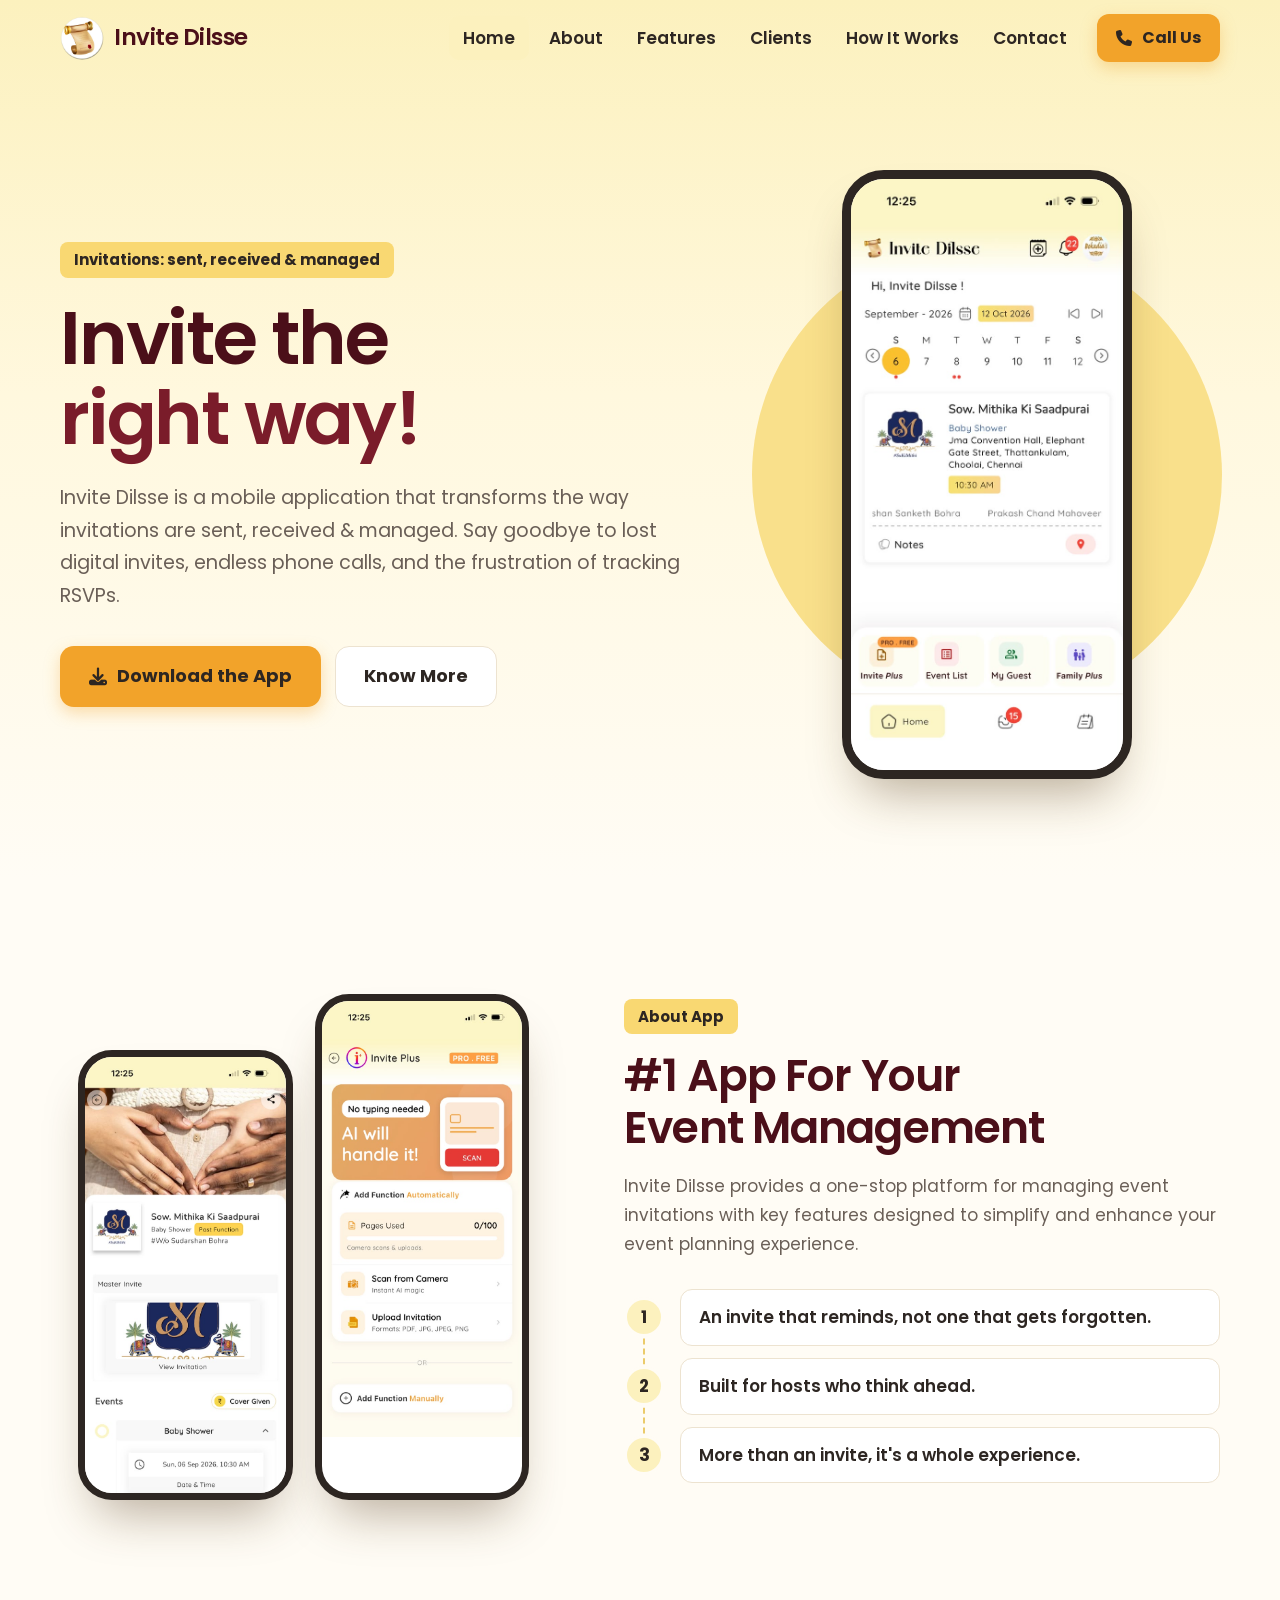
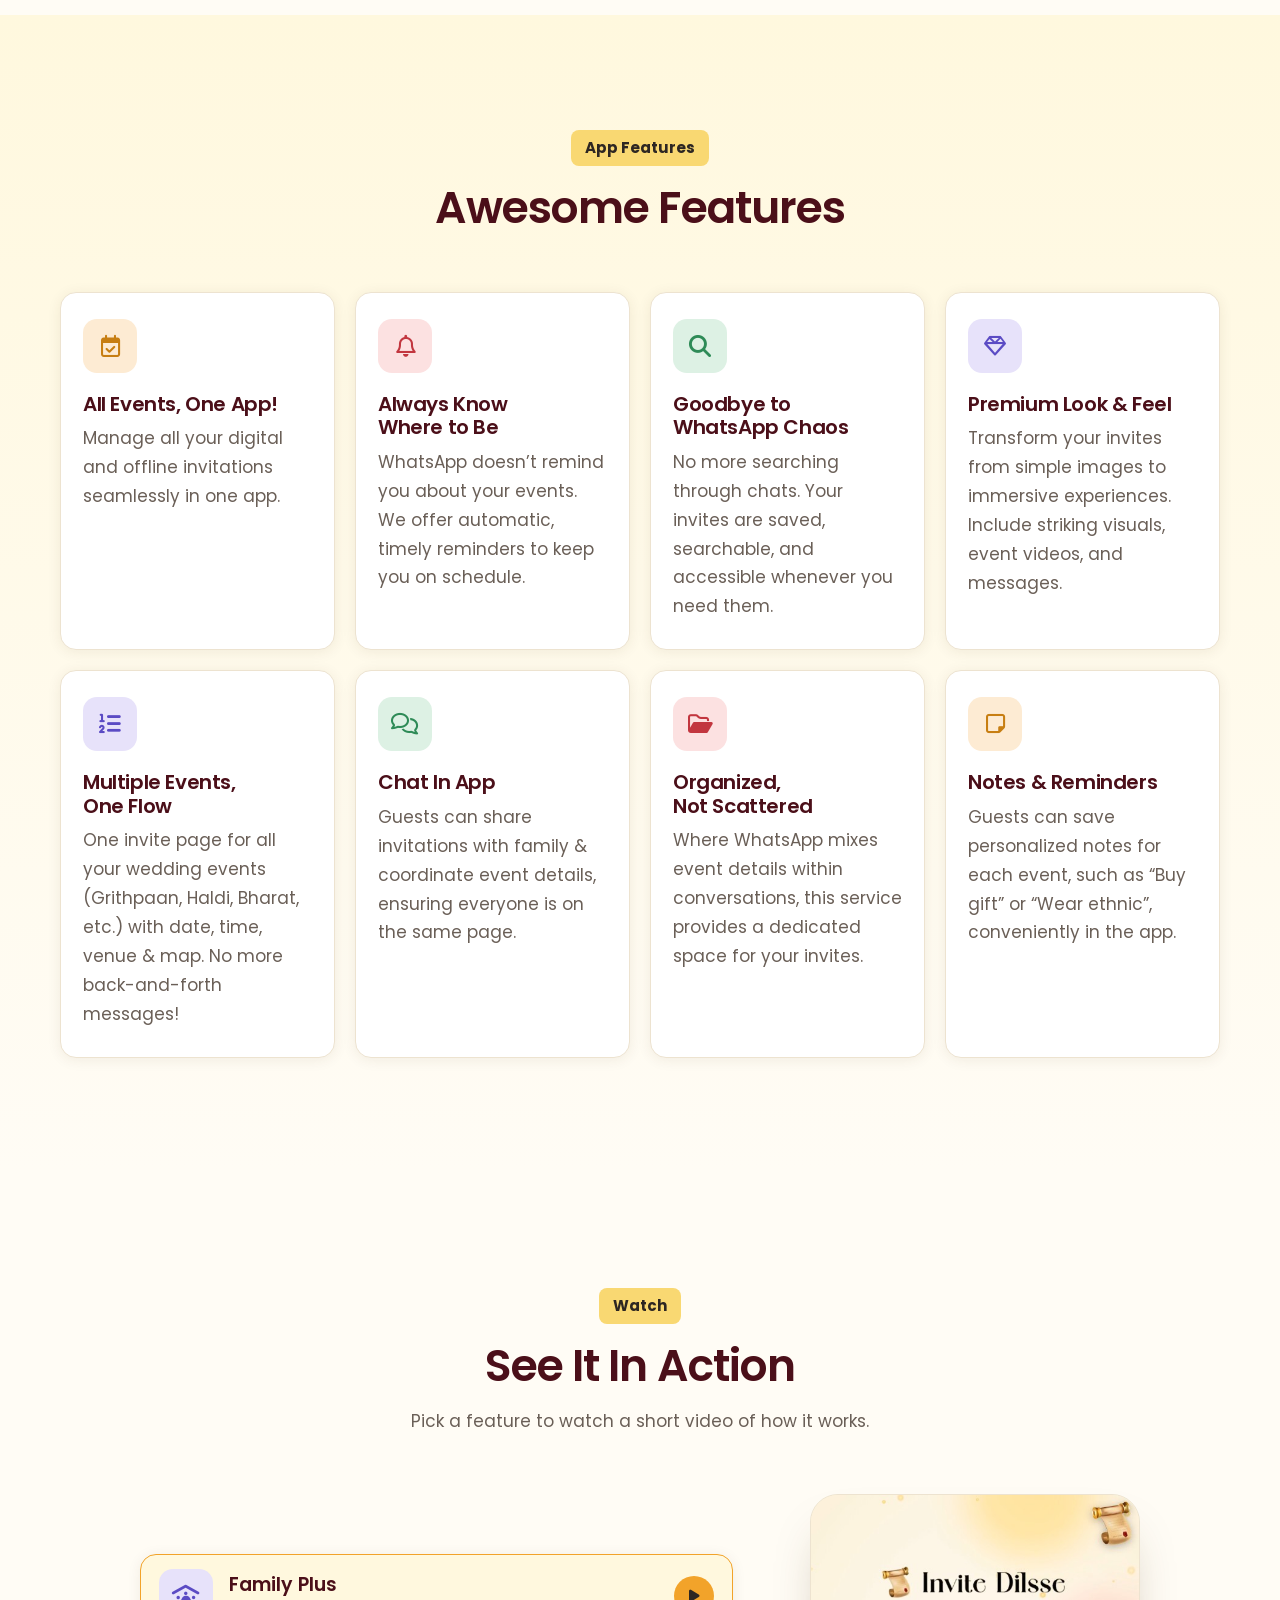
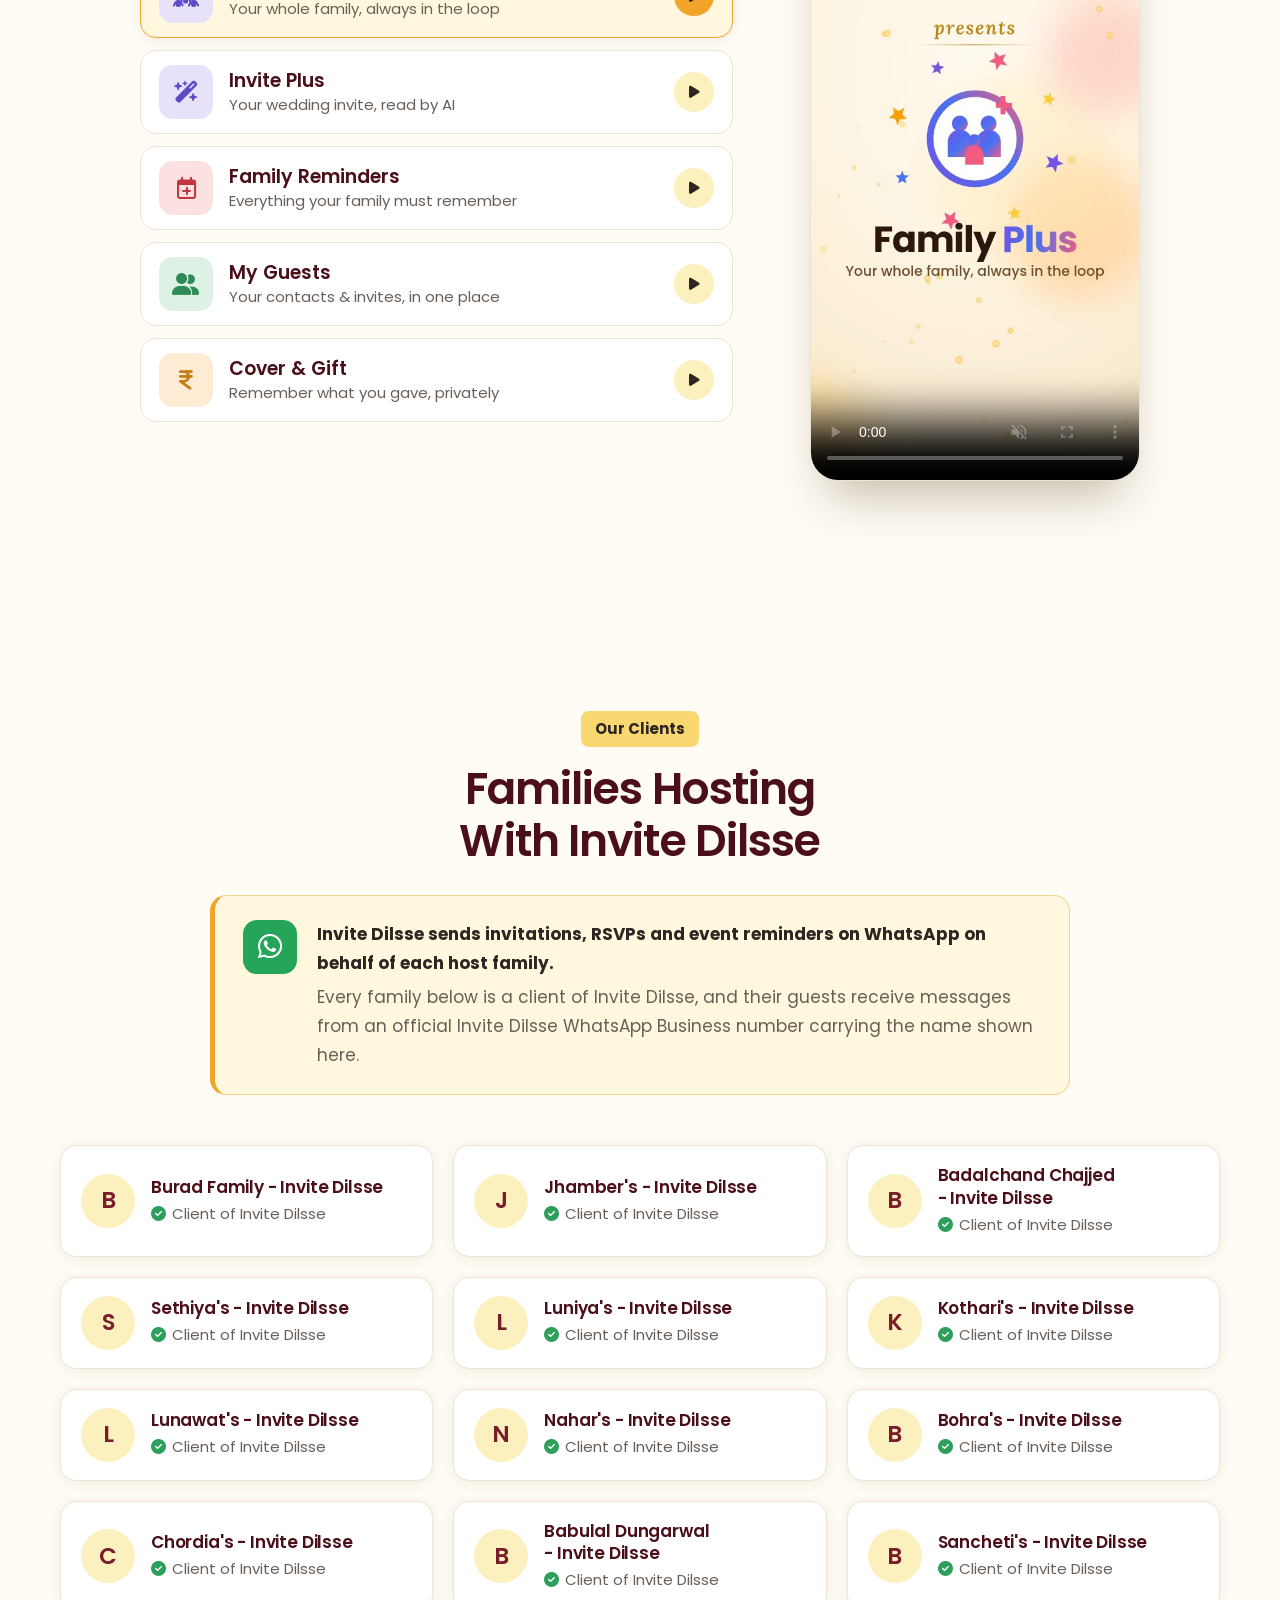
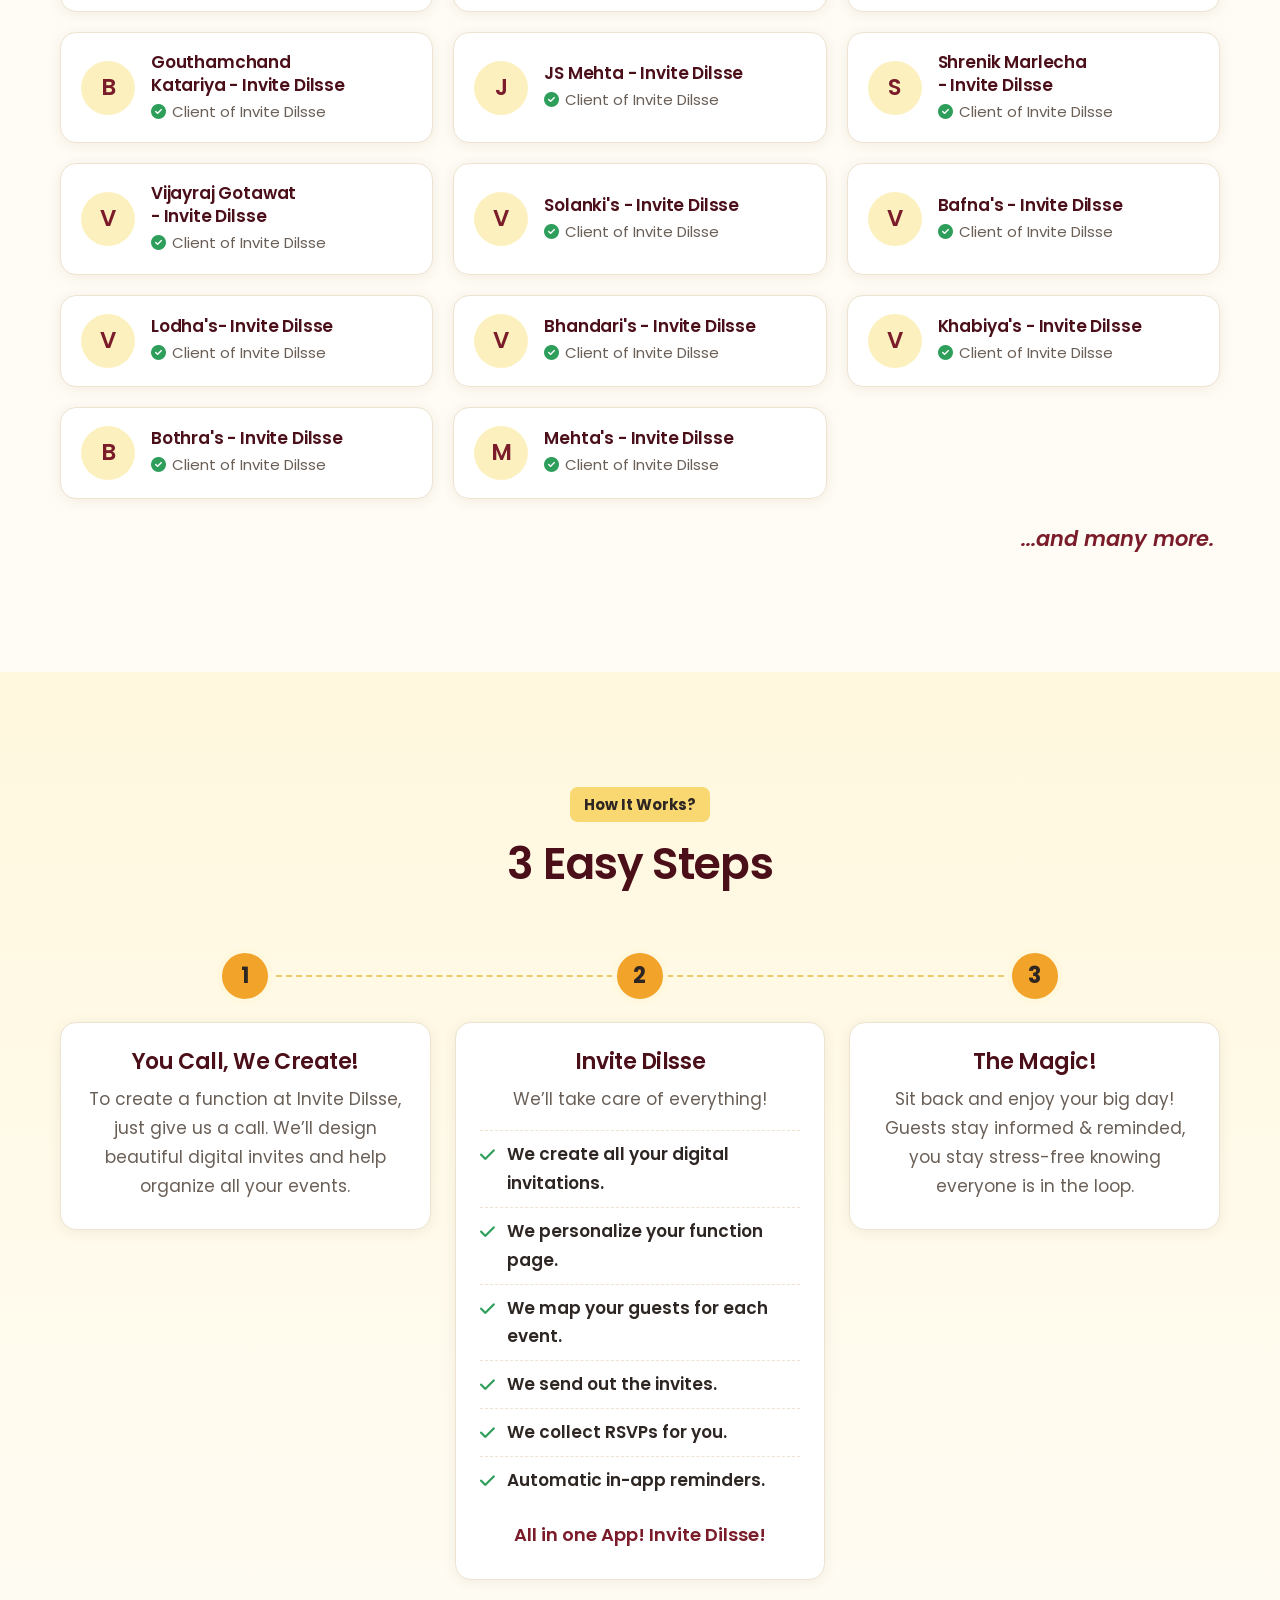
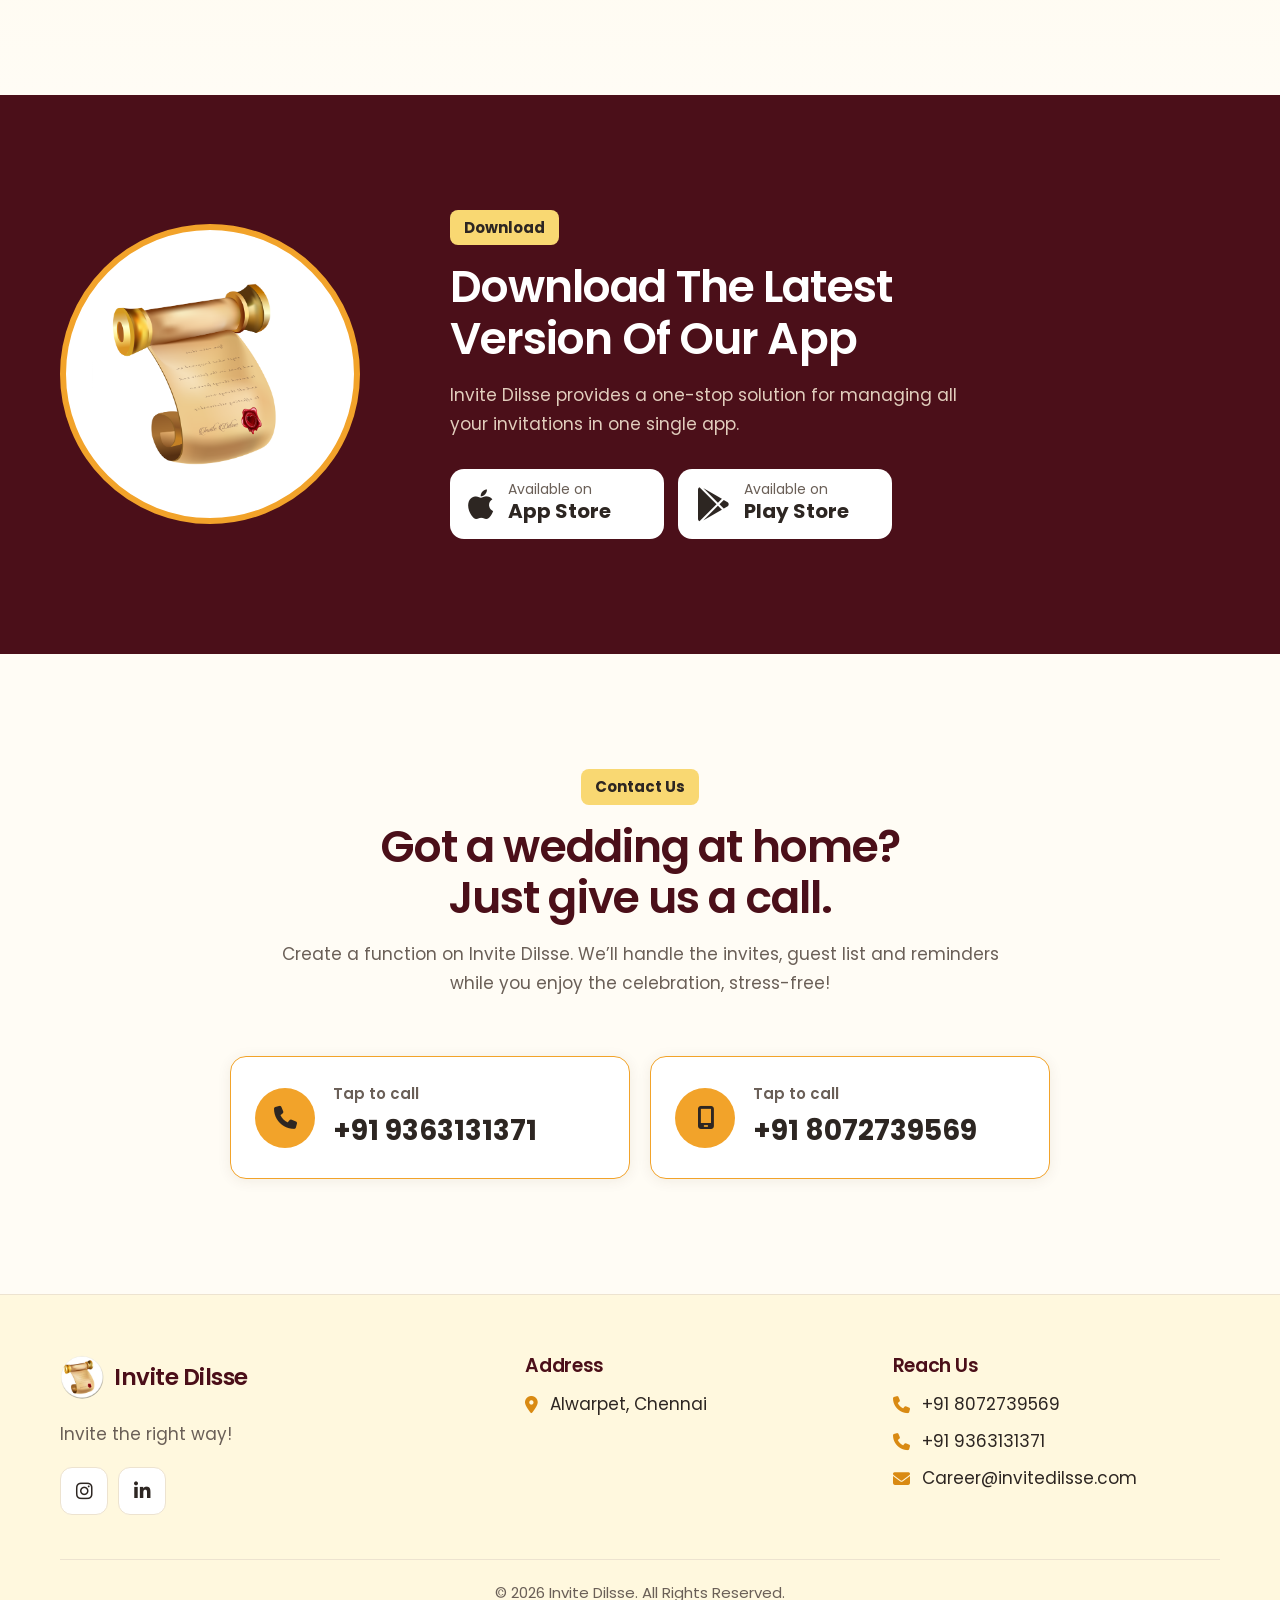
<file: index.html>
<!DOCTYPE html>
<html lang="en">

<head>
    <meta charset="utf-8">
    <title>Invite Dilsse - Invite the right way!</title>
    <meta content="width=device-width, initial-scale=1.0" name="viewport">
    <meta content="Invite Dilsse is a mobile app that transforms the way invitations are sent, received and managed - digital invites, RSVPs and automatic reminders for every event, all in one place." name="description">
    <meta content="#FCF1BE" name="theme-color">

    <!-- Favicon -->
    <link href="img/icon1.png" rel="icon">

    <!-- Google Web Fonts -->
    <link rel="preconnect" href="https://fonts.googleapis.com">
    <link rel="preconnect" href="https://fonts.gstatic.com" crossorigin>
    <link href="https://fonts.googleapis.com/css2?family=Poppins:ital,wght@0,400;0,500;0,600;0,700;1,600&display=swap" rel="stylesheet">

    <!-- Icon Font Stylesheet -->
    <link href="https://cdnjs.cloudflare.com/ajax/libs/font-awesome/6.5.1/css/all.min.css" rel="stylesheet">

    <!-- Template Stylesheet -->
    <link href="css/style.css" rel="stylesheet">

    <script>document.documentElement.classList.add('js');</script>
</head>

<body>
    <a class="skip" href="#main">Skip to content</a>


    <!-- Navbar Start -->
    <header class="nav">
        <div class="wrap nav__inner">
            <a href="#home" class="brand">
                <img src="img/icon1.png" alt="" width="44" height="44">
                Invite Dilsse
            </a>
            <button class="nav__toggle" type="button" aria-label="Menu" aria-expanded="false" aria-controls="navLinks">
                <span></span><span></span><span></span>
            </button>
            <nav class="nav__links" id="navLinks" aria-label="Main">
                <a href="#home" class="is-active">Home</a>
                <a href="#about">About</a>
                <a href="#feature">Features</a>
                <a href="#clients">Clients</a>
                <a href="#how">How It Works</a>
                <a href="#contact">Contact</a>
                <a href="tel:+919363131371" class="btn btn--gold"><i class="fa-solid fa-phone"></i> Call Us</a>
            </nav>
        </div>
    </header>
    <!-- Navbar End -->


    <main id="main">

        <!-- Hero Start -->
        <section class="hero" id="home">
            <div class="wrap hero__grid">
                <div>
                    <span class="tag reveal">Invitations: sent, received &amp; managed</span>
                    <h1 class="reveal">Invite the <span>right way!</span></h1>
                    <p class="hero__lead reveal">Invite Dilsse is a mobile application that transforms the way invitations are sent, received &amp; managed. Say goodbye to lost digital invites, endless phone calls, and the frustration of tracking RSVPs.</p>
                    <div class="hero__cta reveal">
                        <a href="#download" class="btn btn--gold"><i class="fa-solid fa-download"></i> Download the App</a>
                        <a href="#how" class="btn btn--plain">Know More</a>
                    </div>
                </div>
                <div class="hero__visual reveal">
                    <figure class="device">
                        <div class="screens">
                            <img class="is-active" src="img/app-home.jpg" alt="Invite Dilsse app home screen with a calendar and an upcoming event" width="589" height="1280">
                            <img src="img/app-function.jpg" alt="Invite Dilsse function page with the master invite and event details" width="589" height="1280">
                            <img src="img/app-invite-plus.jpg" alt="Invite Plus screen for adding a function by scanning or uploading an invitation" width="589" height="1280">
                            <img src="img/app-reminder.jpg" alt="Invite Dilsse new reminder screen" width="589" height="1280">
                        </div>
                    </figure>
                </div>
            </div>
        </section>
        <!-- Hero End -->


        <!-- About Start -->
        <section class="section" id="about">
            <div class="wrap about">
                <div class="about__media reveal">
                    <figure class="device">
                        <img src="img/app-function.jpg" alt="Invite Dilsse function page" width="589" height="1280" loading="lazy">
                    </figure>
                    <figure class="device">
                        <img src="img/app-invite-plus.jpg" alt="Invite Plus screen" width="589" height="1280" loading="lazy">
                    </figure>
                </div>
                <div>
                    <span class="tag reveal">About App</span>
                    <h2 class="reveal">#1 App For Your Event Management</h2>
                    <p class="about__text reveal">Invite Dilsse provides a one-stop platform for managing event invitations with key features designed to simplify and enhance your event planning experience.</p>
                    <ol class="timeline" data-stagger>
                        <li><span>1</span><p>An invite that reminds, not one that gets forgotten.</p></li>
                        <li><span>2</span><p>Built for hosts who think ahead.</p></li>
                        <li><span>3</span><p>More than an invite, it's a whole experience.</p></li>
                    </ol>
                </div>
            </div>
        </section>
        <!-- About End -->


        <!-- Features Start -->
        <section class="section section--butter" id="feature">
            <div class="wrap">
                <div class="head reveal">
                    <span class="tag">App Features</span>
                    <h2>Awesome Features</h2>
                </div>
                <div class="grid grid--4" data-stagger>
                    <article class="card feature">
                        <div class="tile tile--peach"><i class="fa-regular fa-calendar-check"></i></div>
                        <h3>All Events, One App!</h3>
                        <p>Manage all your digital and offline invitations seamlessly in one app.</p>
                    </article>
                    <article class="card feature">
                        <div class="tile tile--rose"><i class="fa-regular fa-bell"></i></div>
                        <h3>Always Know Where to Be</h3>
                        <p>WhatsApp doesn’t remind you about your events. We offer automatic, timely reminders to keep you on schedule.</p>
                    </article>
                    <article class="card feature">
                        <div class="tile tile--mint"><i class="fa-solid fa-magnifying-glass"></i></div>
                        <h3>Goodbye to WhatsApp Chaos</h3>
                        <p>No more searching through chats. Your invites are saved, searchable, and accessible whenever you need them.</p>
                    </article>
                    <article class="card feature">
                        <div class="tile tile--lilac"><i class="fa-regular fa-gem"></i></div>
                        <h3>Premium Look &amp; Feel</h3>
                        <p>Transform your invites from simple images to immersive experiences. Include striking visuals, event videos, and messages.</p>
                    </article>
                    <article class="card feature">
                        <div class="tile tile--lilac"><i class="fa-solid fa-list-ol"></i></div>
                        <h3>Multiple Events, One Flow</h3>
                        <p>One invite page for all your wedding events (Grithpaan, Haldi, Bharat, etc.) with date, time, venue &amp; map. No more back-and-forth messages!</p>
                    </article>
                    <article class="card feature">
                        <div class="tile tile--mint"><i class="fa-regular fa-comments"></i></div>
                        <h3>Chat In App</h3>
                        <p>Guests can share invitations with family &amp; coordinate event details, ensuring everyone is on the same page.</p>
                    </article>
                    <article class="card feature">
                        <div class="tile tile--rose"><i class="fa-regular fa-folder-open"></i></div>
                        <h3>Organized, Not Scattered</h3>
                        <p>Where WhatsApp mixes event details within conversations, this service provides a dedicated space for your invites.</p>
                    </article>
                    <article class="card feature">
                        <div class="tile tile--peach"><i class="fa-regular fa-note-sticky"></i></div>
                        <h3>Notes &amp; Reminders</h3>
                        <p>Guests can save personalized notes for each event, such as “Buy gift” or “Wear ethnic”, conveniently in the app.</p>
                    </article>
                </div>
            </div>
        </section>
        <!-- Features End -->


        <!-- Videos Start -->
        <section class="section" id="videos">
            <div class="wrap">
                <div class="head reveal">
                    <span class="tag">Watch</span>
                    <h2>See It In Action</h2>
                    <p>Pick a feature to watch a short video of how it works.</p>
                </div>
                <div class="watch reveal">
                    <div class="watch__list">
                        <button class="watch__item is-active" type="button" aria-pressed="true" data-video="video/Family%20Plus.mp4" data-poster="img/video-family-plus.jpg">
                            <span class="tile tile--lilac"><i class="fa-solid fa-people-roof"></i></span>
                            <span class="watch__text"><strong>Family Plus</strong><small>Your whole family, always in the loop</small></span>
                            <i class="fa-solid fa-play watch__play" aria-hidden="true"></i>
                        </button>
                        <button class="watch__item" type="button" aria-pressed="false" data-video="video/Invite%20Plus%20Video.mp4" data-poster="img/video-invite-plus.jpg">
                            <span class="tile tile--lilac"><i class="fa-solid fa-wand-magic-sparkles"></i></span>
                            <span class="watch__text"><strong>Invite Plus</strong><small>Your wedding invite, read by AI</small></span>
                            <i class="fa-solid fa-play watch__play" aria-hidden="true"></i>
                        </button>
                        <button class="watch__item" type="button" aria-pressed="false" data-video="video/Family%20Reminder%20Video.mp4" data-poster="img/video-family-reminder.jpg">
                            <span class="tile tile--rose"><i class="fa-regular fa-calendar-plus"></i></span>
                            <span class="watch__text"><strong>Family Reminders</strong><small>Everything your family must remember</small></span>
                            <i class="fa-solid fa-play watch__play" aria-hidden="true"></i>
                        </button>
                        <button class="watch__item" type="button" aria-pressed="false" data-video="video/My%20Guests%20Video.mp4" data-poster="img/video-my-guests.jpg">
                            <span class="tile tile--mint"><i class="fa-solid fa-user-group"></i></span>
                            <span class="watch__text"><strong>My Guests</strong><small>Your contacts &amp; invites, in one place</small></span>
                            <i class="fa-solid fa-play watch__play" aria-hidden="true"></i>
                        </button>
                        <button class="watch__item" type="button" aria-pressed="false" data-video="video/Cover%20%26%20Gift%20Video.mp4" data-poster="img/video-cover-gift.jpg">
                            <span class="tile tile--peach"><i class="fa-solid fa-indian-rupee-sign"></i></span>
                            <span class="watch__text"><strong>Cover &amp; Gift</strong><small>Remember what you gave, privately</small></span>
                            <i class="fa-solid fa-play watch__play" aria-hidden="true"></i>
                        </button>
                    </div>
                    <figure class="watch__player">
                        <video controls playsinline preload="none" poster="img/video-family-plus.jpg" src="video/Family%20Plus.mp4" aria-label="Family Plus feature video"></video>
                        <button class="watch__sound" type="button" hidden><i class="fa-solid fa-volume-xmark"></i> Tap for sound</button>
                    </figure>
                </div>
            </div>
        </section>
        <!-- Videos End -->


        <!-- Clients Start -->
        <section class="section" id="clients">
            <div class="wrap">
                <div class="head reveal">
                    <span class="tag">Our Clients</span>
                    <h2>Families Hosting With Invite Dilsse</h2>
                </div>
                <div class="clients__note reveal">
                    <i class="fa-brands fa-whatsapp" aria-hidden="true"></i>
                    <div>
                        <p><strong>Invite Dilsse sends invitations, RSVPs and event reminders on WhatsApp on behalf of each host family.</strong></p>
                        <p>Every family below is a client of Invite Dilsse, and their guests receive messages from an official Invite Dilsse WhatsApp Business number carrying the name shown here.</p>
                    </div>
                </div>
                <div class="grid grid--3" data-stagger>
                    <article class="card client">
                        <div class="client__mark" aria-hidden="true">B</div>
                        <div>
                            <h3>Burad Family - Invite Dilsse</h3>
                            <p><i class="fa-solid fa-circle-check"></i>Client of Invite Dilsse</p>
                        </div>
                    </article>
                    <article class="card client">
                        <div class="client__mark" aria-hidden="true">J</div>
                        <div>
                            <h3>Jhamber's - Invite Dilsse</h3>
                            <p><i class="fa-solid fa-circle-check"></i>Client of Invite Dilsse</p>
                        </div>
                    </article>
                    <article class="card client">
                        <div class="client__mark" aria-hidden="true">B</div>
                        <div>
                            <h3>Badalchand Chajjed - Invite Dilsse</h3>
                            <p><i class="fa-solid fa-circle-check"></i>Client of Invite Dilsse</p>
                        </div>
                    </article>
                    <article class="card client">
                        <div class="client__mark" aria-hidden="true">S</div>
                        <div>
                            <h3>Sethiya's - Invite Dilsse</h3>
                            <p><i class="fa-solid fa-circle-check"></i>Client of Invite Dilsse</p>
                        </div>
                    </article>
                    <article class="card client">
                        <div class="client__mark" aria-hidden="true">L</div>
                        <div>
                            <h3>Luniya's - Invite Dilsse</h3>
                            <p><i class="fa-solid fa-circle-check"></i>Client of Invite Dilsse</p>
                        </div>
                    </article>
                    <article class="card client">
                        <div class="client__mark" aria-hidden="true">K</div>
                        <div>
                            <h3>Kothari's - Invite Dilsse</h3>
                            <p><i class="fa-solid fa-circle-check"></i>Client of Invite Dilsse</p>
                        </div>
                    </article>
                    <article class="card client">
                        <div class="client__mark" aria-hidden="true">L</div>
                        <div>
                            <h3>Lunawat's - Invite Dilsse</h3>
                            <p><i class="fa-solid fa-circle-check"></i>Client of Invite Dilsse</p>
                        </div>
                    </article>
                    <article class="card client">
                        <div class="client__mark" aria-hidden="true">N</div>
                        <div>
                            <h3>Nahar's - Invite Dilsse</h3>
                            <p><i class="fa-solid fa-circle-check"></i>Client of Invite Dilsse</p>
                        </div>
                    </article>
                    <article class="card client">
                        <div class="client__mark" aria-hidden="true">B</div>
                        <div>
                            <h3>Bohra's - Invite Dilsse</h3>
                            <p><i class="fa-solid fa-circle-check"></i>Client of Invite Dilsse</p>
                        </div>
                    </article>
                    <article class="card client">
                        <div class="client__mark" aria-hidden="true">C</div>
                        <div>
                            <h3>Chordia's - Invite Dilsse</h3>
                            <p><i class="fa-solid fa-circle-check"></i>Client of Invite Dilsse</p>
                        </div>
                    </article>
                    <article class="card client">
                        <div class="client__mark" aria-hidden="true">B</div>
                        <div>
                            <h3>Babulal Dungarwal - Invite Dilsse</h3>
                            <p><i class="fa-solid fa-circle-check"></i>Client of Invite Dilsse</p>
                        </div>
                    </article>
                    <article class="card client">
                        <div class="client__mark" aria-hidden="true">B</div>
                        <div>
                            <h3>Sancheti's - Invite Dilsse</h3>
                            <p><i class="fa-solid fa-circle-check"></i>Client of Invite Dilsse</p>
                        </div>
                    </article>
                    <article class="card client">
                        <div class="client__mark" aria-hidden="true">B</div>
                        <div>
                            <h3>Gouthamchand Katariya - Invite Dilsse</h3>
                            <p><i class="fa-solid fa-circle-check"></i>Client of Invite Dilsse</p>
                        </div>
                    </article>
                    <article class="card client">
                        <div class="client__mark" aria-hidden="true">J</div>
                        <div>
                            <h3>JS Mehta - Invite Dilsse</h3>
                            <p><i class="fa-solid fa-circle-check"></i>Client of Invite Dilsse</p>
                        </div>
                    </article>
                    <article class="card client">
                        <div class="client__mark" aria-hidden="true">S</div>
                        <div>
                            <h3>Shrenik Marlecha - Invite Dilsse</h3>
                            <p><i class="fa-solid fa-circle-check"></i>Client of Invite Dilsse</p>
                        </div>
                    </article>
                    <article class="card client">
                        <div class="client__mark" aria-hidden="true">V</div>
                        <div>
                            <h3>Vijayraj Gotawat - Invite Dilsse</h3>
                            <p><i class="fa-solid fa-circle-check"></i>Client of Invite Dilsse</p>
                        </div>
                    </article>
                    <article class="card client">
                        <div class="client__mark" aria-hidden="true">V</div>
                        <div>
                            <h3>Solanki's - Invite Dilsse</h3>
                            <p><i class="fa-solid fa-circle-check"></i>Client of Invite Dilsse</p>
                        </div>
                    </article>
                    <article class="card client">
                        <div class="client__mark" aria-hidden="true">V</div>
                        <div>
                            <h3>Bafna's - Invite Dilsse</h3>
                            <p><i class="fa-solid fa-circle-check"></i>Client of Invite Dilsse</p>
                        </div>
                    </article>
                    <article class="card client">
                        <div class="client__mark" aria-hidden="true">V</div>
                        <div>
                            <h3>Lodha's- Invite Dilsse</h3>
                            <p><i class="fa-solid fa-circle-check"></i>Client of Invite Dilsse</p>
                        </div>
                    </article>
                    <article class="card client">
                        <div class="client__mark" aria-hidden="true">V</div>
                        <div>
                            <h3>Bhandari's - Invite Dilsse</h3>
                            <p><i class="fa-solid fa-circle-check"></i>Client of Invite Dilsse</p>
                        </div>
                    </article>
                    <article class="card client">
                        <div class="client__mark" aria-hidden="true">V</div>
                        <div>
                            <h3>Khabiya's - Invite Dilsse</h3>
                            <p><i class="fa-solid fa-circle-check"></i>Client of Invite Dilsse</p>
                        </div>
                    </article>
                    <article class="card client">
                        <div class="client__mark" aria-hidden="true">B</div>
                        <div>
                            <h3>Bothra's - Invite Dilsse</h3>
                            <p><i class="fa-solid fa-circle-check"></i>Client of Invite Dilsse</p>
                        </div>
                    </article>
                    <article class="card client">
                        <div class="client__mark" aria-hidden="true">M</div>
                        <div>
                            <h3>Mehta's - Invite Dilsse</h3>
                            <p><i class="fa-solid fa-circle-check"></i>Client of Invite Dilsse</p>
                        </div>
                    </article>

                </div>
                <p class="clients__more reveal">...and many more.</p>
            </div>
        </section>
        <!-- Clients End -->


        <!-- Process Start -->
        <section class="section section--butter" id="how">
            <div class="wrap">
                <div class="head reveal">
                    <span class="tag">How It Works?</span>
                    <h2>3 Easy Steps</h2>
                </div>
                <ol class="steps" data-stagger>
                    <li class="step">
                        <div class="card step__body">
                            <h3>You Call, We Create!</h3>
                            <p>To create a function at Invite Dilsse, just give us a call. We’ll design beautiful digital invites and help organize all your events.</p>
                        </div>
                    </li>
                    <li class="step">
                        <div class="card step__body">
                            <h3>Invite Dilsse</h3>
                            <p>We’ll take care of everything!</p>
                            <ul>
                                <li><i class="fa-solid fa-check"></i>We create all your digital invitations.</li>
                                <li><i class="fa-solid fa-check"></i>We personalize your function page.</li>
                                <li><i class="fa-solid fa-check"></i>We map your guests for each event.</li>
                                <li><i class="fa-solid fa-check"></i>We send out the invites.</li>
                                <li><i class="fa-solid fa-check"></i>We collect RSVPs for you.</li>
                                <li><i class="fa-solid fa-check"></i>Automatic in-app reminders.</li>
                            </ul>
                            <p class="step__sign">All in one App! Invite Dilsse!</p>
                        </div>
                    </li>
                    <li class="step">
                        <div class="card step__body">
                            <h3>The Magic!</h3>
                            <p>Sit back and enjoy your big day! Guests stay informed &amp; reminded, you stay stress-free knowing everyone is in the loop.</p>
                        </div>
                    </li>
                </ol>
            </div>
        </section>
        <!-- Process End -->


        <!-- Download Start -->
        <section class="section download" id="download">
            <div class="wrap download__grid">
                <img class="download__logo reveal" src="img/logo-720.png" alt="Invite Dilsse logo: a golden invitation scroll with a red wax seal" width="720" height="671" loading="lazy">
                <div class="reveal">
                    <span class="tag">Download</span>
                    <h2>Download The Latest Version Of Our App</h2>
                    <p>Invite Dilsse provides a one-stop solution for managing all your invitations in one single app.</p>
                    <div class="stores">
                        <a href="https://api.invitedilsse.com/home" target="_blank" rel="noopener" class="store">
                            <i class="fa-brands fa-apple"></i>
                            <span><small>Available on</small><strong>App Store</strong></span>
                        </a>
                        <a href="https://api.invitedilsse.com/home" target="_blank" rel="noopener" class="store">
                            <i class="fa-brands fa-google-play"></i>
                            <span><small>Available on</small><strong>Play Store</strong></span>
                        </a>
                    </div>
                </div>
            </div>
        </section>
        <!-- Download End -->


        <!-- Contact Start -->
        <section class="section" id="contact">
            <div class="wrap">
                <div class="head reveal">
                    <span class="tag">Contact Us</span>
                    <h2>Got a wedding at home? Just give us a call.</h2>
                    <p>Create a function on Invite Dilsse. We’ll handle the invites, guest list and reminders while you enjoy the celebration, stress-free!</p>
                </div>
                <div class="phones" data-stagger>
                    <a href="tel:+919363131371" class="card phone-card">
                        <i class="fa-solid fa-phone"></i>
                        <span><small>Tap to call</small><strong>+91 9363131371</strong></span>
                    </a>
                    <a href="tel:+918072739569" class="card phone-card">
                        <i class="fa-solid fa-mobile-screen"></i>
                        <span><small>Tap to call</small><strong>+91 8072739569</strong></span>
                    </a>
                </div>
            </div>
        </section>
        <!-- Contact End -->

    </main>


    <!-- Footer Start -->
    <footer class="footer">
        <div class="wrap footer__grid">
            <div>
                <a href="#home" class="brand">
                    <img src="img/icon1.png" alt="" width="44" height="44">
                    Invite Dilsse
                </a>
                <p>Invite the right way!</p>
                <div class="socials">
                    <a href="https://www.instagram.com/invitedilsse?igsh=MTUwaGRnZnl2ZHNkZQ==" target="_blank" rel="noopener" aria-label="Invite Dilsse on Instagram"><i class="fa-brands fa-instagram"></i></a>
                    <a href="https://www.linkedin.com/company/invite-dilsse/" target="_blank" rel="noopener" aria-label="Invite Dilsse on LinkedIn"><i class="fa-brands fa-linkedin-in"></i></a>
                </div>
            </div>
            <div>
                <h3>Address</h3>
                <ul>
                    <li><i class="fa-solid fa-location-dot"></i><span>Alwarpet, Chennai</span></li>
                </ul>
            </div>
            <div>
                <h3>Reach Us</h3>
                <ul>
                    <li><i class="fa-solid fa-phone"></i><a href="tel:+918072739569">+91 8072739569</a></li>
                    <li><i class="fa-solid fa-phone"></i><a href="tel:+919363131371">+91 9363131371</a></li>
                    <li><i class="fa-solid fa-envelope"></i><a href="mailto:Career@invitedilsse.com">Career@invitedilsse.com</a></li>
                </ul>
            </div>
        </div>
        <div class="wrap">
            <p class="footer__bottom">&copy; <span data-year>2025</span> Invite Dilsse. All Rights Reserved.</p>
        </div>
    </footer>
    <!-- Footer End -->


    <!-- Mobile Tab Bar -->
    <nav class="tabbar" aria-label="Quick links">
        <a href="#home"><i class="fa-solid fa-house"></i>Home</a>
        <a href="#feature"><i class="fa-regular fa-star"></i>Features</a>
        <a href="#clients"><i class="fa-solid fa-users"></i>Clients</a>
        <a href="tel:+919363131371" class="tabbar__call"><i class="fa-solid fa-phone"></i>Call</a>
    </nav>

    <!-- Template Javascript -->
    <script src="js/main.js"></script>
</body>

</html>
</file>
<file: css/style.css>
/********** Invite Dilsse **********/
:root {
    --ivory: #FFFCF5;
    --butter: #FCF1BE;
    --butter-soft: #FFF8DE;
    --gold: #F2A32A;
    --gold-deep: #D98A12;
    --gold-text: #8A5A0A;
    --maroon: #7A1C2A;
    --maroon-deep: #4B0F19;
    --ink: #2D2622;
    --muted: #6A5F57;
    --card: #FFFFFF;
    --line: #EDE3D0;
    --peach: #FDEBD3;
    --rose: #FCE1E1;
    --mint: #DDF1E4;
    --lilac: #E7E2FA;
    --shadow: 0 2px 14px rgba(77, 52, 20, .08);
    --shadow-up: 0 16px 34px rgba(77, 52, 20, .14);
    --ease: cubic-bezier(.22, 1, .36, 1);
    --serif: 'Poppins', 'Segoe UI', system-ui, sans-serif;
    --sans: 'Poppins', 'Segoe UI', system-ui, sans-serif;
}


/*** Base ***/
*,
*::before,
*::after {
    box-sizing: border-box;
}

html {
    scroll-behavior: smooth;
    scroll-padding-top: 86px;
    -webkit-text-size-adjust: 100%;
}

body {
    margin: 0;
    font-family: var(--sans);
    font-size: 17px;
    font-weight: 400;
    line-height: 1.7;
    color: var(--ink);
    background: var(--ivory);
    -webkit-font-smoothing: antialiased;
}

img {
    display: block;
    max-width: 100%;
    height: auto;
}

a {
    color: inherit;
    text-decoration: none;
}

h1,
h2,
h3,
p,
ul,
ol,
figure {
    margin: 0;
    padding: 0;
}

ul,
ol {
    list-style: none;
}

h1,
h2,
h3 {
    font-family: var(--serif);
    font-weight: 600;
    line-height: 1.18;
    letter-spacing: -.02em;
    color: var(--maroon-deep);
    font-variant-numeric: lining-nums;
    text-wrap: balance;
}

h2 {
    font-size: clamp(30px, 3.6vw, 44px);
}

:focus-visible {
    outline: 3px solid var(--maroon);
    outline-offset: 3px;
    border-radius: 6px;
}

.wrap {
    width: min(1160px, 100% - 40px);
    margin-inline: auto;
}

.skip {
    position: absolute;
    left: 12px;
    top: -60px;
    padding: 10px 16px;
    color: #FFFFFF;
    background: var(--maroon-deep);
    border-radius: 10px;
    z-index: 200;
}

.skip:focus {
    top: 12px;
}

.section {
    padding: clamp(70px, 9vw, 120px) 0;
}

.section--butter {
    background: linear-gradient(180deg, var(--butter-soft), var(--ivory));
}


/*** Shared Bits ***/
/* Same pill the app uses for dates and times */
.tag {
    display: inline-block;
    padding: 5px 14px;
    font-size: 15px;
    font-weight: 700;
    color: var(--ink);
    background: #F9D872;
    border-radius: 8px;
}

.head {
    max-width: 720px;
    margin: 0 auto clamp(38px, 5vw, 58px);
    text-align: center;
}

.head h2 {
    margin-top: 16px;
}

.head p {
    margin-top: 16px;
    color: var(--muted);
}

.btn {
    display: inline-flex;
    align-items: center;
    justify-content: center;
    gap: 10px;
    min-height: 56px;
    padding: 14px 28px;
    font-family: var(--sans);
    font-size: 18px;
    font-weight: 700;
    border: 1.5px solid transparent;
    border-radius: 14px;
    transition: transform .25s var(--ease), box-shadow .25s var(--ease), background-color .25s, border-color .25s;
}

.btn:hover {
    transform: translateY(-2px);
}

.btn--gold {
    color: var(--ink);
    background: var(--gold);
    box-shadow: 0 6px 16px rgba(242, 163, 42, .35);
}

.btn--gold:hover {
    background: var(--gold-deep);
    box-shadow: 0 10px 22px rgba(242, 163, 42, .4);
}

.btn--plain {
    background: var(--card);
    border-color: var(--line);
}

.btn--plain:hover {
    border-color: var(--gold);
}

.card {
    background: var(--card);
    border: 1px solid var(--line);
    border-radius: 16px;
    box-shadow: var(--shadow);
    transition: transform .35s var(--ease), box-shadow .35s var(--ease), border-color .35s;
}

.card:hover {
    transform: translateY(-5px);
    border-color: #F3D48E;
    box-shadow: var(--shadow-up);
}

.device {
    overflow: hidden;
    background: #FFFFFF;
    border: 9px solid var(--ink);
    border-radius: 42px;
    box-shadow: 0 30px 50px -18px rgba(77, 52, 20, .4);
}

.screens {
    position: relative;
    aspect-ratio: 589 / 1280;
}

.screens img {
    position: absolute;
    inset: 0;
    width: 100%;
    height: 100%;
    object-fit: cover;
    opacity: 0;
    transition: opacity .8s ease;
}

.screens img.is-active {
    opacity: 1;
}


/*** Navbar ***/
.nav {
    position: fixed;
    inset: 0 0 auto 0;
    z-index: 100;
    transition: background-color .3s, box-shadow .3s;
}

.nav.is-scrolled,
.nav.is-open {
    background: var(--butter-soft);
    box-shadow: 0 1px 0 var(--line), 0 6px 18px rgba(77, 52, 20, .06);
}

.nav__inner {
    display: flex;
    align-items: center;
    gap: 30px;
    height: 76px;
}

.brand {
    display: inline-flex;
    align-items: center;
    gap: 10px;
    margin-right: auto;
    font-family: var(--serif);
    font-size: 23px;
    font-weight: 600;
    letter-spacing: -.02em;
    color: var(--maroon-deep);
    white-space: nowrap;
}

.brand img {
    width: 44px;
    height: 44px;
    border-radius: 50%;
}

.nav__links {
    display: flex;
    align-items: center;
    gap: 6px;
}

.nav__links a:not(.btn) {
    padding: 8px 14px;
    font-size: 17px;
    font-weight: 600;
    border-radius: 10px;
    transition: background-color .25s;
}

/* Active item gets the app's tab highlight */
.nav__links a:not(.btn):hover,
.nav__links a:not(.btn).is-active {
    background: var(--butter);
}

.nav__links .btn {
    min-height: 46px;
    margin-left: 10px;
    padding: 9px 18px;
    font-size: 16px;
    border-radius: 12px;
}

.nav__toggle {
    display: none;
    width: 48px;
    height: 48px;
    padding: 0;
    background: var(--card);
    border: 1.5px solid var(--line);
    border-radius: 12px;
    cursor: pointer;
}

.nav__toggle span {
    display: block;
    width: 20px;
    height: 2px;
    margin: 5px auto;
    background: var(--ink);
    border-radius: 2px;
    transition: transform .3s var(--ease), opacity .2s;
}

.nav__toggle[aria-expanded="true"] span:nth-child(1) {
    transform: translateY(7px) rotate(45deg);
}

.nav__toggle[aria-expanded="true"] span:nth-child(2) {
    opacity: 0;
}

.nav__toggle[aria-expanded="true"] span:nth-child(3) {
    transform: translateY(-7px) rotate(-45deg);
}

@media (max-width: 991.98px) {
    .nav__toggle {
        display: block;
    }

    .nav__links {
        position: absolute;
        top: 100%;
        left: 0;
        right: 0;
        flex-direction: column;
        align-items: stretch;
        gap: 4px;
        padding: 10px 20px 22px;
        background: var(--butter-soft);
        box-shadow: 0 14px 20px rgba(77, 52, 20, .08);
        visibility: hidden;
        opacity: 0;
        transform: translateY(-8px);
        transition: opacity .25s, transform .25s var(--ease), visibility .25s;
    }

    .nav__links.is-open {
        visibility: visible;
        opacity: 1;
        transform: none;
    }

    .nav__links a:not(.btn) {
        padding: 14px 16px;
        font-size: 19px;
    }

    .nav__links .btn {
        min-height: 54px;
        margin: 10px 0 0;
        font-size: 18px;
    }
}


/*** Hero ***/
.hero {
    padding: clamp(120px, 14vw, 170px) 0 clamp(60px, 8vw, 100px);
    background: linear-gradient(180deg, var(--butter) 0, var(--butter-soft) 45%, var(--ivory) 100%);
    overflow: hidden;
}

.hero__grid {
    display: grid;
    grid-template-columns: 1.15fr .85fr;
    gap: clamp(30px, 5vw, 70px);
    align-items: center;
}

.hero h1 {
    margin-top: 20px;
    font-size: clamp(42px, 5.8vw, 76px);
    line-height: 1.08;
    letter-spacing: -.03em;
}

.hero h1 span {
    display: block;
    color: var(--maroon);
}

.hero__lead {
    max-width: 33em;
    margin-top: 24px;
    font-size: clamp(18px, 1.5vw, 20px);
    color: var(--muted);
}

.hero__cta {
    display: flex;
    flex-wrap: wrap;
    gap: 14px;
    margin-top: 34px;
}

.hero__visual {
    position: relative;
    display: grid;
    place-items: center;
}

.hero__visual::before {
    content: "";
    position: absolute;
    width: min(470px, 112%);
    aspect-ratio: 1;
    background: #F9E08B;
    border-radius: 50%;
}

.hero__visual .device {
    position: relative;
    width: min(290px, 70vw);
    animation: bob 7s ease-in-out infinite;
}

@media (max-width: 991.98px) {
    .hero__grid {
        grid-template-columns: 1fr;
        text-align: center;
    }

    .hero__lead {
        margin-inline: auto;
    }

    .hero__cta {
        justify-content: center;
    }

    .hero__visual {
        margin-top: 20px;
    }
}

@media (max-width: 479.98px) {
    .hero__cta .btn {
        width: 100%;
    }
}


/*** About ***/
.about {
    display: grid;
    grid-template-columns: .9fr 1.1fr;
    gap: clamp(36px, 6vw, 84px);
    align-items: center;
}

.about h2 {
    margin-top: 16px;
}

.about__text {
    margin-top: 18px;
    color: var(--muted);
}

/* Borrowed from the app's numbered event list */
.timeline {
    position: relative;
    margin-top: 30px;
}

.timeline::before {
    content: "";
    position: absolute;
    top: 20px;
    bottom: 20px;
    left: 19px;
    border-left: 2px dashed #EBCB6B;
}

.timeline li {
    position: relative;
    display: flex;
    align-items: center;
    gap: 16px;
    margin-bottom: 12px;
}

.timeline li > span {
    display: grid;
    place-items: center;
    width: 40px;
    height: 40px;
    flex-shrink: 0;
    font-weight: 700;
    background: var(--butter);
    border: 3px solid var(--ivory);
    border-radius: 50%;
}

.timeline li > p {
    flex: 1;
    padding: 13px 18px;
    font-weight: 600;
    background: var(--card);
    border: 1px solid var(--line);
    border-radius: 12px;
}

.about__media {
    position: relative;
    display: flex;
    justify-content: center;
    gap: 22px;
}

.about__media .device {
    width: min(250px, 44%);
    border-width: 7px;
    border-radius: 34px;
}

.about__media .device:first-child {
    margin-top: 56px;
}

@media (max-width: 991.98px) {
    .about {
        grid-template-columns: 1fr;
    }
}


/*** Features ***/
.grid {
    display: grid;
    gap: 20px;
}

.grid--4 {
    grid-template-columns: repeat(4, 1fr);
}

.grid--3 {
    grid-template-columns: repeat(3, 1fr);
}

.feature {
    padding: 26px 22px 28px;
}

.feature h3 {
    font-size: 20px;
}

.feature p {
    margin-top: 8px;
    font-size: 17px;
    color: var(--muted);
}

/* Pastel icon tiles, as on the app's home screen */
.tile {
    display: grid;
    place-items: center;
    width: 54px;
    height: 54px;
    margin-bottom: 20px;
    font-size: 22px;
    border-radius: 14px;
    transition: transform .35s var(--ease);
}

.card:hover .tile {
    transform: scale(1.1);
}

.tile--peach {
    color: #C77E12;
    background: var(--peach);
}

.tile--rose {
    color: #C2363F;
    background: var(--rose);
}

.tile--mint {
    color: #2E8B57;
    background: var(--mint);
}

.tile--lilac {
    color: #5B4BC4;
    background: var(--lilac);
}

@media (max-width: 1099.98px) {
    .grid--4 {
        grid-template-columns: repeat(2, 1fr);
    }
}

@media (max-width: 899.98px) {
    .grid--3 {
        grid-template-columns: repeat(2, 1fr);
    }
}

@media (max-width: 599.98px) {
    .grid--4,
    .grid--3 {
        grid-template-columns: 1fr;
    }
}


/*** Videos ***/
.watch {
    display: grid;
    grid-template-columns: minmax(0, 1fr) 330px;
    gap: clamp(30px, 6vw, 80px);
    align-items: center;
    max-width: 1000px;
    margin-inline: auto;
}

.watch__list {
    display: grid;
    gap: 12px;
}

.watch__item {
    display: flex;
    align-items: center;
    gap: 16px;
    width: 100%;
    padding: 14px 18px;
    font-family: inherit;
    color: inherit;
    text-align: left;
    background: var(--card);
    border: 1.5px solid var(--line);
    border-radius: 16px;
    cursor: pointer;
    transition: border-color .25s, background-color .25s, transform .25s var(--ease), box-shadow .25s var(--ease);
}

.watch__item:hover {
    transform: translateX(4px);
    border-color: #F3D48E;
}

.watch__item.is-active {
    background: var(--butter-soft);
    border-color: var(--gold);
    box-shadow: var(--shadow);
}

.watch__item .tile {
    flex-shrink: 0;
    margin-bottom: 0;
}

.watch__text {
    flex: 1;
    min-width: 0;
}

.watch__text strong {
    display: block;
    font-size: 19px;
    font-weight: 600;
    line-height: 1.3;
    color: var(--maroon-deep);
}

.watch__text small {
    display: block;
    font-size: 15px;
    line-height: 1.4;
    color: var(--muted);
}

.watch__play {
    display: grid;
    place-items: center;
    width: 40px;
    height: 40px;
    flex-shrink: 0;
    font-size: 14px;
    color: var(--ink);
    background: var(--butter);
    border-radius: 50%;
    transition: background-color .25s;
}

.watch__item.is-active .watch__play {
    background: var(--gold);
}

.watch__sound {
    position: absolute;
    top: 14px;
    left: 14px;
    display: inline-flex;
    align-items: center;
    gap: 8px;
    padding: 10px 18px;
    font-family: inherit;
    font-size: 15px;
    font-weight: 600;
    color: var(--ink);
    background: var(--gold);
    border: 0;
    border-radius: 999px;
    box-shadow: 0 6px 16px rgba(0, 0, 0, .25);
    cursor: pointer;
    z-index: 2;
    animation: nudge 1.6s ease-in-out infinite;
}

@keyframes nudge {
    0%, 100% { scale: 1; }
    50% { scale: 1.07; }
}

.watch__sound[hidden] {
    display: none;
}

.watch__player {
    position: relative;
    aspect-ratio: 9 / 16;
    overflow: hidden;
    background: var(--butter-soft);
    border: 1px solid var(--line);
    border-radius: 28px;
    box-shadow: 0 30px 50px -18px rgba(77, 52, 20, .35);
}

.watch__player video {
    display: block;
    width: 100%;
    height: 100%;
    object-fit: cover;
}

@media (max-width: 899.98px) {
    .watch {
        grid-template-columns: 1fr;
    }

    .watch__player {
        order: -1;
        width: min(320px, 86%);
        margin-inline: auto;
        scroll-margin-top: 90px;
    }
}


/*** Clients ***/
.client {
    display: flex;
    align-items: center;
    gap: 16px;
    padding: 18px 20px;
}

.client__mark {
    display: grid;
    place-items: center;
    width: 54px;
    height: 54px;
    flex-shrink: 0;
    font-family: var(--serif);
    font-size: 23px;
    font-weight: 600;
    color: var(--maroon);
    background: var(--butter);
    border-radius: 50%;
}

.client h3 {
    font-size: 17px;
    line-height: 1.35;
    letter-spacing: -.01em;
}

.client p {
    margin-top: 2px;
    font-size: 15px;
    color: var(--muted);
}

.client p i {
    margin-right: 6px;
    color: #2E9E5B;
}

#clients .head {
    margin-bottom: 28px;
}

.clients__note {
    display: flex;
    align-items: flex-start;
    gap: 20px;
    max-width: 860px;
    margin: 0 auto clamp(34px, 4.5vw, 50px);
    padding: 24px 28px;
    background: var(--butter-soft);
    border: 1px solid #F3D48E;
    border-left: 5px solid var(--gold);
    border-radius: 16px;
}

.clients__note > i {
    display: grid;
    place-items: center;
    width: 54px;
    height: 54px;
    flex-shrink: 0;
    font-size: 28px;
    color: #FFFFFF;
    background: #25A55A;
    border-radius: 14px;
}

.clients__note p {
    color: var(--muted);
}

.clients__note p + p {
    margin-top: 6px;
}

.clients__note strong {
    font-weight: 700;
    color: var(--ink);
}

@media (max-width: 599.98px) {
    .clients__note {
        flex-direction: column;
        gap: 14px;
        padding: 22px;
    }
}

.clients__more {
    margin-top: 22px;
    padding-right: 6px;
    font-family: var(--serif);
    font-size: 21px;
    font-weight: 600;
    font-style: italic;
    color: var(--maroon);
    text-align: right;
}


/*** Steps ***/
.steps {
    position: relative;
    display: grid;
    grid-template-columns: repeat(3, 1fr);
    gap: 24px;
    align-items: start;
    counter-reset: step;
}

.steps::before {
    content: "";
    position: absolute;
    top: 27px;
    left: 16%;
    right: 16%;
    border-top: 2px dashed #EBCB6B;
}

.step {
    position: relative;
    text-align: center;
}

.step::before {
    counter-increment: step;
    content: counter(step);
    display: grid;
    place-items: center;
    width: 56px;
    height: 56px;
    margin: 0 auto 18px;
    font-size: 22px;
    font-weight: 700;
    background: var(--gold);
    border: 5px solid var(--butter-soft);
    border-radius: 50%;
}

.step__body {
    padding: 26px 24px 28px;
}

.step h3 {
    font-size: 22px;
}

.step p {
    margin-top: 10px;
    color: var(--muted);
}

.step ul {
    margin-top: 16px;
    text-align: left;
}

.step li {
    display: flex;
    gap: 12px;
    padding: 9px 0;
    font-size: 17px;
    font-weight: 600;
    border-top: 1px dashed var(--line);
}

.step li i {
    margin-top: 6px;
    color: #2E9E5B;
}

.step .step__sign {
    margin-top: 16px;
    font-family: var(--serif);
    font-size: 18px;
    font-weight: 600;
    color: var(--maroon);
}

@media (max-width: 899.98px) {
    .steps {
        grid-template-columns: 1fr;
        max-width: 540px;
        margin-inline: auto;
        gap: 34px;
    }

    .steps::before {
        display: none;
    }
}


/*** Download ***/
.download {
    color: #FBEFD9;
    background: var(--maroon-deep);
}

.download__grid {
    display: grid;
    grid-template-columns: auto 1fr;
    gap: clamp(36px, 7vw, 100px);
    align-items: center;
}

.download__logo {
    width: min(300px, 60vw);
    aspect-ratio: 1;
    padding: 26px;
    object-fit: contain;
    background: #FFFFFF;
    border: 6px solid var(--gold);
    border-radius: 50%;
}

.download h2 {
    margin-top: 16px;
    color: #FFFFFF;
}

.download p {
    max-width: 30em;
    margin-top: 16px;
    color: rgba(251, 239, 217, .85);
}

.stores {
    display: flex;
    flex-wrap: wrap;
    gap: 14px;
    margin-top: 30px;
}

.store {
    display: flex;
    align-items: center;
    gap: 14px;
    min-width: 214px;
    padding: 12px 24px 12px 18px;
    color: var(--ink);
    background: #FFFFFF;
    border-radius: 14px;
    transition: transform .25s var(--ease), background-color .25s;
}

.store:hover {
    transform: translateY(-3px);
    background: var(--butter);
}

.store i {
    font-size: 34px;
}

.store small {
    display: block;
    font-size: 14px;
    line-height: 1.2;
    color: var(--muted);
}

.store strong {
    font-size: 20px;
    line-height: 1.2;
}

@media (max-width: 767.98px) {
    .download__grid {
        grid-template-columns: 1fr;
        justify-items: center;
        text-align: center;
    }

    .download p {
        margin-inline: auto;
    }

    .stores {
        justify-content: center;
    }
}

@media (max-width: 479.98px) {
    .store {
        width: 100%;
    }
}


/*** Contact ***/
.phones {
    display: grid;
    grid-template-columns: repeat(2, 1fr);
    gap: 20px;
    max-width: 820px;
    margin-inline: auto;
}

.phone-card {
    display: flex;
    align-items: center;
    gap: 18px;
    padding: 24px;
    border: 1.5px solid var(--gold);
}

.phone-card i {
    display: grid;
    place-items: center;
    width: 60px;
    height: 60px;
    flex-shrink: 0;
    font-size: 23px;
    background: var(--gold);
    border-radius: 50%;
}

.phone-card small {
    display: block;
    font-size: 15px;
    font-weight: 600;
    color: var(--muted);
}

.phone-card strong {
    font-size: clamp(22px, 2.6vw, 28px);
    white-space: nowrap;
}

@media (max-width: 719.98px) {
    .phones {
        grid-template-columns: 1fr;
    }
}


/*** Footer ***/
.footer {
    padding: 60px 0 26px;
    font-size: 17px;
    background: var(--butter-soft);
    border-top: 1px solid var(--line);
}

.footer__grid {
    display: grid;
    grid-template-columns: 1.3fr 1fr 1fr;
    gap: 40px;
}

.footer h3 {
    margin-bottom: 12px;
    font-size: 19px;
}

.footer p {
    max-width: 24em;
    margin-top: 12px;
    color: var(--muted);
}

.footer li {
    display: flex;
    gap: 12px;
    margin-bottom: 8px;
}

.footer li i {
    margin-top: 6px;
    color: var(--gold-deep);
}

.footer a:not(.brand):hover {
    color: var(--maroon);
}

.socials {
    display: flex;
    gap: 10px;
    margin-top: 18px;
}

.socials a {
    display: grid;
    place-items: center;
    width: 48px;
    height: 48px;
    font-size: 19px;
    background: var(--card);
    border: 1px solid var(--line);
    border-radius: 12px;
    transition: background-color .25s, transform .25s var(--ease);
}

.socials a:hover {
    background: var(--butter);
    transform: translateY(-3px);
}

.footer .footer__bottom {
    max-width: none;
    margin-top: 44px;
    padding-top: 20px;
    font-size: 15px;
    color: var(--muted);
    text-align: center;
    border-top: 1px solid var(--line);
}

@media (max-width: 767.98px) {
    .footer__grid {
        grid-template-columns: 1fr;
        gap: 28px;
    }
}


/*** Mobile Tab Bar (mirrors the app's bottom bar) ***/
.tabbar {
    display: none;
}

@media (max-width: 719.98px) {
    body {
        padding-bottom: 78px;
    }

    .tabbar {
        position: fixed;
        inset: auto 0 0 0;
        display: grid;
        grid-template-columns: repeat(4, 1fr);
        gap: 6px;
        padding: 8px 10px;
        background: #FFFFFF;
        border-top: 1px solid var(--line);
        box-shadow: 0 -6px 18px rgba(77, 52, 20, .08);
        z-index: 90;
    }

    .tabbar a {
        display: flex;
        flex-direction: column;
        align-items: center;
        gap: 2px;
        padding: 8px 4px;
        font-size: 14px;
        font-weight: 700;
        border-radius: 12px;
    }

    .tabbar i {
        font-size: 19px;
    }

    .tabbar .tabbar__call {
        background: var(--gold);
    }
}


/*** Motion ***/
.js .reveal {
    opacity: 0;
    transform: translateY(24px);
    transition: opacity .7s var(--ease), transform .7s var(--ease);
}

.js .reveal.is-visible {
    opacity: 1;
    transform: none;
}

/* Hand the transition back to the card once it has appeared, so hover works */
.js .card.reveal.is-visible {
    transition: transform .35s var(--ease), box-shadow .35s var(--ease), border-color .35s, opacity .7s var(--ease);
}

.js .card.reveal.is-visible:hover {
    transform: translateY(-5px);
}

@keyframes bob {
    0%, 100% { translate: 0 0; }
    50% { translate: 0 -12px; }
}

@media (prefers-reduced-motion: reduce) {
    html {
        scroll-behavior: auto;
    }

    *,
    *::before,
    *::after {
        animation: none !important;
        transition-duration: .01ms !important;
    }

    .js .reveal {
        opacity: 1;
        transform: none;
    }
}
</file>
